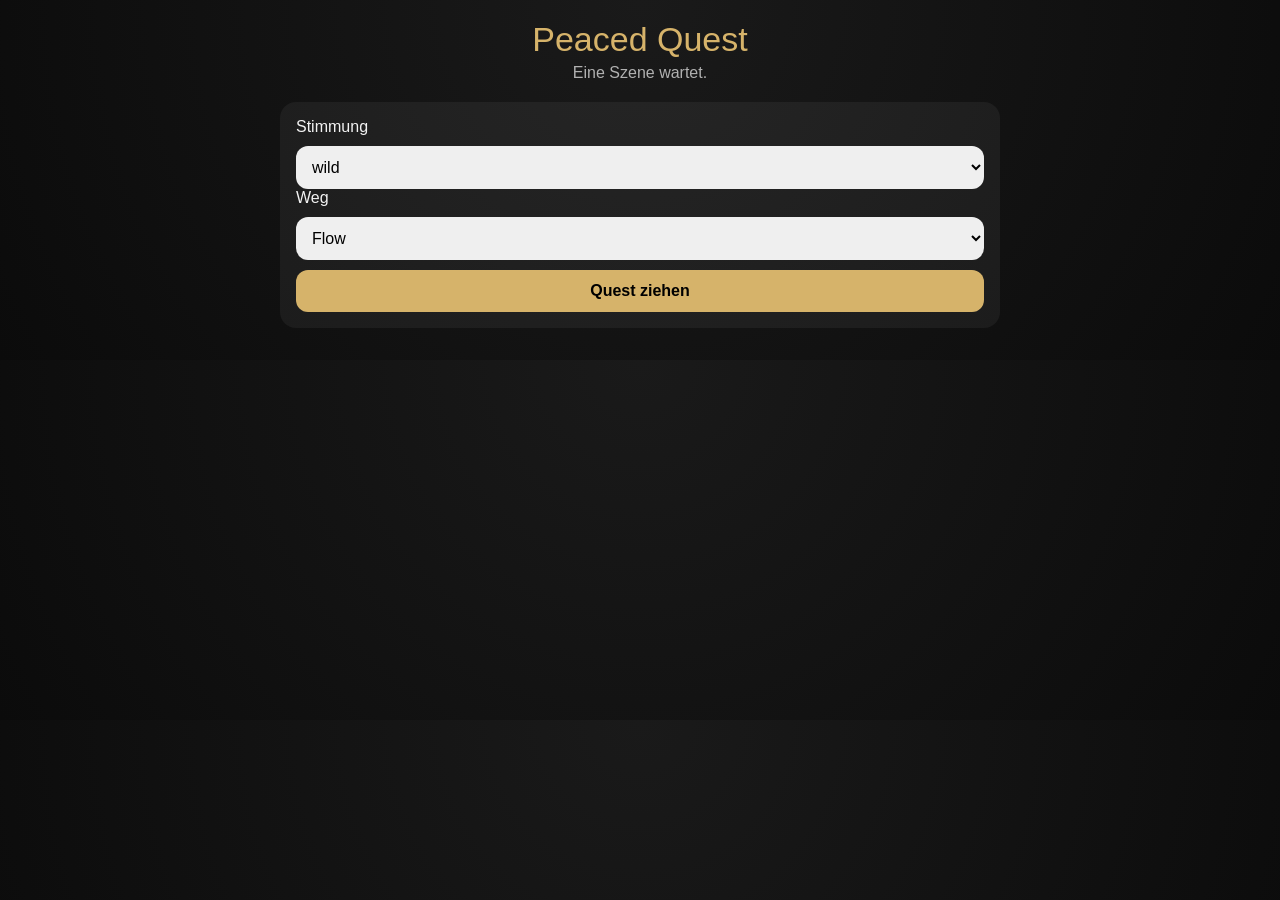
<file: index.html>
<!DOCTYPE html>
<html lang="de">
<head>
  <meta charset="UTF-8" />
  <meta name="viewport" content="width=device-width, initial-scale=1.0" />
  <title>Peaced Quest</title>
  <style>
    body {
      margin: 0;
      font-family: Arial, sans-serif;
      background: radial-gradient(circle at top, #1a1a1a, #0b0b0b);
      color: #f2f2f2;
      display: flex;
      justify-content: center;
      padding: 20px;
    }

    .app {
      width: 100%;
      max-width: 720px;
    }

    .title {
      font-size: 34px;
      text-align: center;
      margin-bottom: 5px;
      color: #d6b36a;
    }

    .subtitle {
      text-align: center;
      opacity: 0.7;
      margin-bottom: 20px;
    }

    .panel {
      background: rgba(255,255,255,0.05);
      padding: 16px;
      border-radius: 16px;
      margin-bottom: 12px;
    }

    select, button {
      width: 100%;
      padding: 12px;
      margin-top: 10px;
      border-radius: 12px;
      border: none;
      font-size: 16px;
    }

    button {
      background: #d6b36a;
      cursor: pointer;
      font-weight: bold;
    }

    button:hover {
      opacity: 0.9;
    }

    .quest {
      margin-top: 20px;
      padding: 20px;
      border-radius: 16px;
      background: rgba(255,255,255,0.06);
      border: 1px solid rgba(255,255,255,0.1);
    }

    .quest h2 {
      margin-top: 0;
      color: #f5d38a;
    }

    .tag {
      display: inline-block;
      margin-top: 10px;
      padding: 4px 10px;
      border-radius: 999px;
      background: rgba(214,179,106,0.2);
      font-size: 12px;
    }
  </style>
</head>
<body>

<div class="app">
  <div class="title">Peaced Quest</div>
  <div class="subtitle">Eine Szene wartet.</div>

  <div class="panel">
    <label>Stimmung</label>
    <select id="mood">
      <option value="wild">wild</option>
      <option value="mutig">mutig</option>
      <option value="unsicher">unsicher</option>
      <option value="neugierig">neugierig</option>
      <option value="leer">leer</option>
    </select>

    <label>Weg</label>
    <select id="path">
      <option value="flow">Flow</option>
      <option value="technik">Technik</option>
      <option value="style">Style</option>
      <option value="mut">Mut</option>
      <option value="freeride">Freeride</option>
    </select>

    <button onclick="drawQuest()">Quest ziehen</button>
  </div>

  <div id="result"></div>
</div>

<script>
const quests = [
  {
    title: "Die lautlose Linie",
    path: "flow",
    mood: "neugierig",
    text: "Fahre heute drei Turns so ruhig wie möglich. Kein Druck, nur Gefühl."
  },
  {
    title: "Der kleine Sprung",
    path: "mut",
    mood: "unsicher",
    text: "Wiederhole ein kleines Feature mehrfach, bis es sich sicher anfühlt."
  },
  {
    title: "Der freie Run",
    path: "freeride",
    mood: "wild",
    text: "Fahre ohne Plan einen kompletten Run nur nach Gefühl."
  },
  {
    title: "Die Körperlinie",
    path: "technik",
    mood: "leer",
    text: "Achte nur auf deinen Körper. Keine Tricks, nur Haltung."
  },
  {
    title: "Der Stilbruch",
    path: "style",
    mood: "mutig",
    text: "Verändere bewusst deinen Stil in jedem Turn."
  }
];

function drawQuest() {
  const mood = document.getElementById("mood").value;
  const path = document.getElementById("path").value;

  let filtered = quests.filter(q => q.path === path || q.mood === mood);

  if (filtered.length === 0) filtered = quests;

  const q = filtered[Math.floor(Math.random() * filtered.length)];

  document.getElementById("result").innerHTML = `
    <div class="quest">
      <h2>${q.title}</h2>
      <div>${q.text}</div>
      <div class="tag">Weg: ${q.path}</div>
      <div class="tag">Stimmung: ${q.mood}</div>
    </div>
  `;
}
</script>

</body>
</html>
</file>
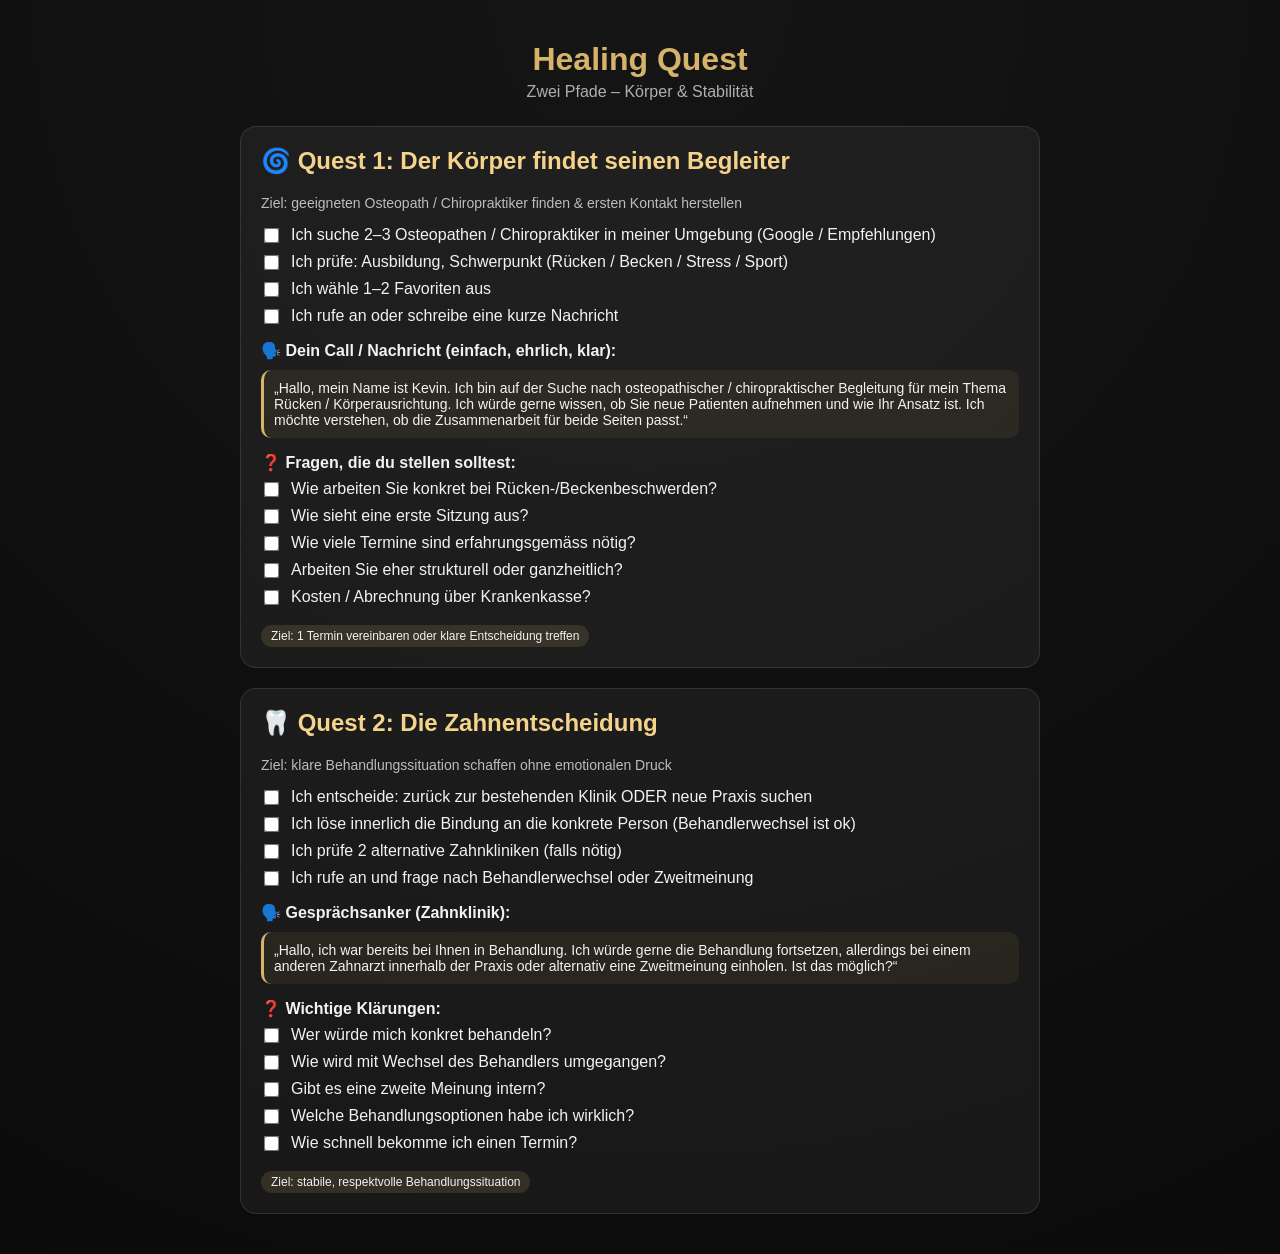
<file: healing.html>
<!DOCTYPE html>
<html lang="de">
<head>
<meta charset="UTF-8">
<meta name="viewport" content="width=device-width, initial-scale=1.0">
<title>Peaced Healing Quests</title>

<style>
body{
  margin:0;
  font-family: Arial, sans-serif;
  background: radial-gradient(circle at top, #151515, #0b0b0b);
  color:#f2f2f2;
  display:flex;
  justify-content:center;
  padding:20px;
}

.container{
  max-width:800px;
  width:100%;
}

h1{
  text-align:center;
  color:#d6b36a;
  margin-bottom:5px;
}

.subtitle{
  text-align:center;
  opacity:0.7;
  margin-bottom:25px;
}

.quest{
  background: rgba(255,255,255,0.05);
  border:1px solid rgba(255,255,255,0.1);
  padding:20px;
  border-radius:16px;
  margin-bottom:20px;
}

.quest h2{
  color:#f5d38a;
  margin-top:0;
}

.section{
  margin-top:15px;
}

.check{
  display:flex;
  gap:10px;
  margin:8px 0;
  align-items:flex-start;
}

input[type="checkbox"]{
  transform: scale(1.2);
  margin-top:3px;
}

.small{
  opacity:0.75;
  font-size:14px;
}

.callbox{
  background: rgba(214,179,106,0.08);
  border-left:3px solid #d6b36a;
  padding:10px;
  margin-top:10px;
  border-radius:10px;
  font-size:14px;
}

.tag{
  display:inline-block;
  margin-top:10px;
  padding:4px 10px;
  border-radius:999px;
  background: rgba(214,179,106,0.15);
  font-size:12px;
}
</style>
</head>

<body>

<div class="container">

<h1>Healing Quest</h1>
<div class="subtitle">Zwei Pfade – Körper & Stabilität</div>

<!-- QUEST 1 -->
<div class="quest">

<h2>🌀 Quest 1: Der Körper findet seinen Begleiter</h2>
<div class="small">Ziel: geeigneten Osteopath / Chiropraktiker finden & ersten Kontakt herstellen</div>

<div class="section">

<div class="check"><input type="checkbox"> Ich suche 2–3 Osteopathen / Chiropraktiker in meiner Umgebung (Google / Empfehlungen)</div>

<div class="check"><input type="checkbox"> Ich prüfe: Ausbildung, Schwerpunkt (Rücken / Becken / Stress / Sport)</div>

<div class="check"><input type="checkbox"> Ich wähle 1–2 Favoriten aus</div>

<div class="check"><input type="checkbox"> Ich rufe an oder schreibe eine kurze Nachricht</div>

</div>

<div class="section">
<b>🗣️ Dein Call / Nachricht (einfach, ehrlich, klar):</b>

<div class="callbox">
„Hallo, mein Name ist Kevin. Ich bin auf der Suche nach osteopathischer / chiropraktischer Begleitung für mein Thema Rücken / Körperausrichtung.  
Ich würde gerne wissen, ob Sie neue Patienten aufnehmen und wie Ihr Ansatz ist.  
Ich möchte verstehen, ob die Zusammenarbeit für beide Seiten passt.“
</div>
</div>

<div class="section">
<b>❓ Fragen, die du stellen solltest:</b>

<div class="check"><input type="checkbox"> Wie arbeiten Sie konkret bei Rücken-/Beckenbeschwerden?</div>
<div class="check"><input type="checkbox"> Wie sieht eine erste Sitzung aus?</div>
<div class="check"><input type="checkbox"> Wie viele Termine sind erfahrungsgemäss nötig?</div>
<div class="check"><input type="checkbox"> Arbeiten Sie eher strukturell oder ganzheitlich?</div>
<div class="check"><input type="checkbox"> Kosten / Abrechnung über Krankenkasse?</div>
</div>

<div class="tag">Ziel: 1 Termin vereinbaren oder klare Entscheidung treffen</div>
</div>

<!-- QUEST 2 -->
<div class="quest">

<h2>🦷 Quest 2: Die Zahnentscheidung</h2>
<div class="small">Ziel: klare Behandlungssituation schaffen ohne emotionalen Druck</div>

<div class="section">

<div class="check"><input type="checkbox"> Ich entscheide: zurück zur bestehenden Klinik ODER neue Praxis suchen</div>

<div class="check"><input type="checkbox"> Ich löse innerlich die Bindung an die konkrete Person (Behandlerwechsel ist ok)</div>

<div class="check"><input type="checkbox"> Ich prüfe 2 alternative Zahnkliniken (falls nötig)</div>

<div class="check"><input type="checkbox"> Ich rufe an und frage nach Behandlerwechsel oder Zweitmeinung</div>

</div>

<div class="section">
<b>🗣️ Gesprächsanker (Zahnklinik):</b>

<div class="callbox">
„Hallo, ich war bereits bei Ihnen in Behandlung.  
Ich würde gerne die Behandlung fortsetzen, allerdings bei einem anderen Zahnarzt innerhalb der Praxis oder alternativ eine Zweitmeinung einholen.  
Ist das möglich?“
</div>
</div>

<div class="section">
<b>❓ Wichtige Klärungen:</b>

<div class="check"><input type="checkbox"> Wer würde mich konkret behandeln?</div>
<div class="check"><input type="checkbox"> Wie wird mit Wechsel des Behandlers umgegangen?</div>
<div class="check"><input type="checkbox"> Gibt es eine zweite Meinung intern?</div>
<div class="check"><input type="checkbox"> Welche Behandlungsoptionen habe ich wirklich?</div>
<div class="check"><input type="checkbox"> Wie schnell bekomme ich einen Termin?</div>
</div>

<div class="tag">Ziel: stabile, respektvolle Behandlungssituation</div>

</div>

</div>

</body>
</html>
</file>
